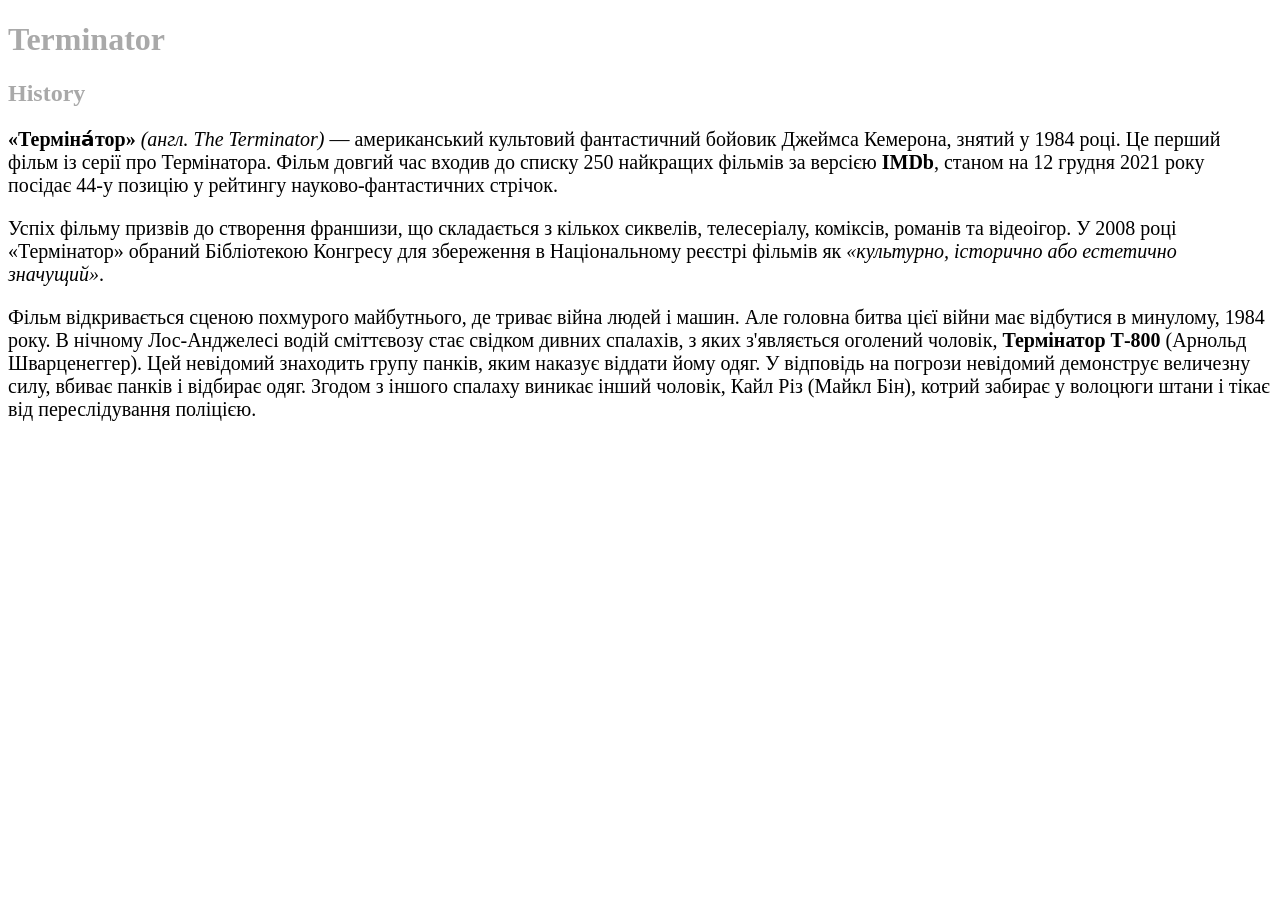
<file: HomeWork/hw_1/index.html>
<!DOCTYPE html>
<html lang="en">
<head>
    <meta charset="UTF-8">
    <title>Terminator</title>
    <link rel="stylesheet" href="index.css">
<body>
<h1>Terminator</h1>
<h2>History</h2>

    <p><b>«Терміна́тор»</b> <i>(англ. The Terminator)</i> — американський культовий фантастичний бойовик Джеймса Кемерона,
    знятий у 1984 році. Це перший фільм із серії про Термінатора. Фільм довгий час входив до списку 250
    найкращих фільмів за версією <b>IMDb</b>, станом на 12 грудня 2021 року посідає 44-у позицію у рейтингу
    науково-фантастичних стрічок.<p>

   <p> Успіх фільму призвів до створення франшизи, що складається з кількох сиквелів, телесеріалу, коміксів,
    романів та відеоігор. У 2008 році «Термінатор» обраний Бібліотекою Конгресу для збереження в
    Національному реєстрі фільмів як <i>«культурно, історично або естетично значущий»</i>.</p>

    <p>Фільм відкривається сценою похмурого майбутнього, де триває війна людей і машин. Але головна битва
    цієї війни має відбутися в минулому, 1984 року. В нічному Лос-Анджелесі водій сміттєвозу стає
    свідком дивних спалахів, з яких з'являється оголений чоловік, <b>Термінатор Т-800</b> (Арнольд Шварценеггер).
    Цей невідомий знаходить групу панків, яким наказує віддати йому одяг. У відповідь на погрози невідомий
    демонструє величезну силу, вбиває панків і відбирає одяг. Згодом з іншого спалаху виникає інший чоловік,
    Кайл Різ (Майкл Бін), котрий забирає у волоцюги штани і тікає від переслідування поліцією. <p>
</body>
</html>
</file>
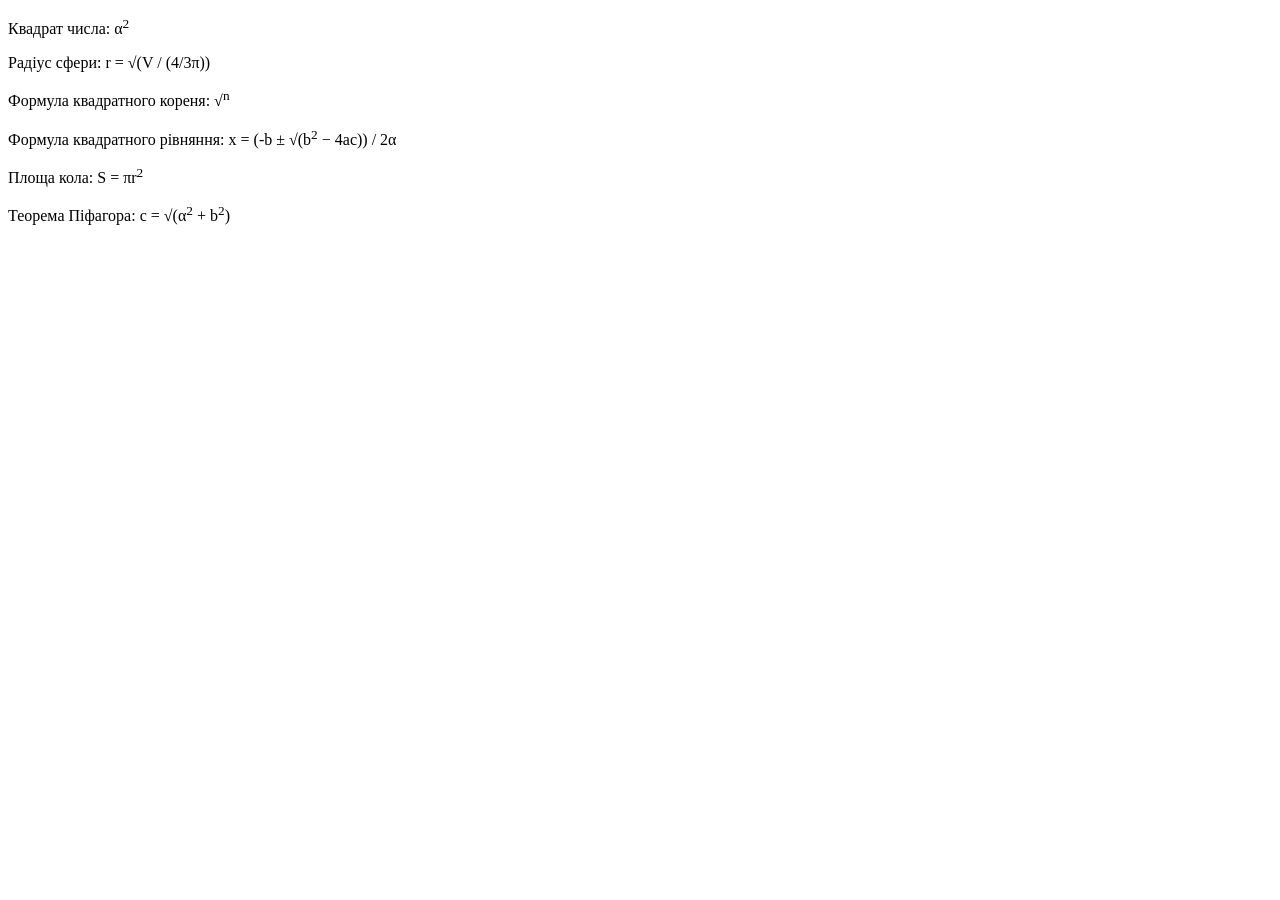
<file: HomeWork/hw_2/index.html>
<!DOCTYPE html>
<html lang="en">
<head>
    <meta charset="UTF-8">
    <title>HW_2</title>
</head>
<body>
<p> Квадрат числа: &#945;<sup>2</sup></p>

<p> Радіус сфери: r = &#8730;(V / (4/3π))</p>

<p> Формула квадратного кореня: √<sup>n</sup></p>

<p> Формула квадратного рівняння: x = (-b &#177; √(b<sup>2</sup> &#8722; 4ac)) / 2&#945;</p>

<p> Площа кола: S = πr<sup>2</sup></p>

<p> Теорема Піфагора: c = √(&#945;<sup>2</sup> + b<sup>2</sup>)</p>
</body>
</html>
</file>
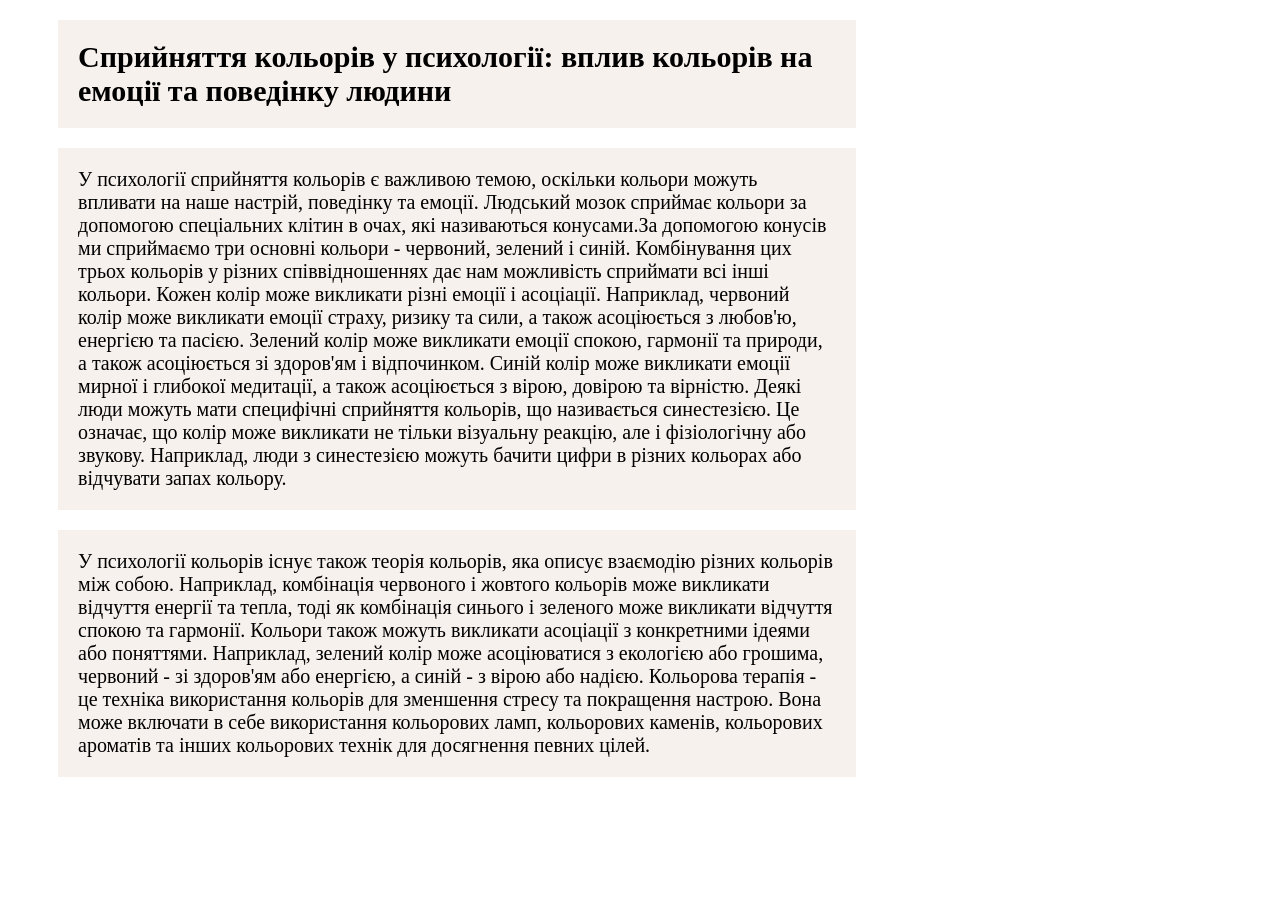
<file: HomeWork/hw_3/index.html>
<!DOCTYPE html>
<html lang="en">
<head>
    <meta charset="UTF-8">
    <title>HW_3</title>
  <link rel="stylesheet" href="index.css">
</head>
<body>
<h1>Сприйняття кольорів у психології: вплив кольорів на емоції та поведінку людини</h1>

  <p>У психології сприйняття кольорів є важливою темою, оскільки кольори можуть впливати на наше настрій,
  поведінку та емоції. Людський мозок сприймає кольори за допомогою спеціальних клітин в очах, які
  називаються конусами.За допомогою конусів ми сприймаємо три основні кольори - червоний, зелений і
  синій. Комбінування цих трьох кольорів у різних співвідношеннях дає нам можливість сприймати всі
    інші кольори. Кожен колір може викликати різні емоції і асоціації. Наприклад, червоний колір може
    викликати емоції страху, ризику та сили, а також асоціюється з любов'ю, енергією та пасією.
    Зелений колір може викликати емоції спокою, гармонії та природи, а також асоціюється зі здоров'ям
    і відпочинком. Синій колір може викликати емоції мирної і глибокої медитації, а також асоціюється
    з вірою, довірою та вірністю.

  Деякі люди можуть мати специфічні сприйняття кольорів, що називається синестезією. Це означає, що
  колір може викликати не тільки візуальну реакцію, але і фізіологічну або звукову. Наприклад, люди з
  синестезією можуть бачити цифри в різних кольорах або відчувати запах кольору.</p>

  <p>У психології кольорів існує також теорія кольорів, яка описує взаємодію різних кольорів між собою.
  Наприклад, комбінація червоного і жовтого кольорів може викликати відчуття енергії та тепла, тоді як
    комбінація синього і зеленого може викликати відчуття спокою та гармонії.
  Кольори також можуть викликати асоціації з конкретними ідеями або поняттями. Наприклад, зелений
  колір може асоціюватися з екологією або грошима, червоний - зі здоров'ям або енергією, а синій - з
    вірою або надією. Кольорова терапія - це техніка використання кольорів для зменшення стресу та
покращення настрою. Вона може включати в себе використання кольорових ламп, кольорових каменів,
кольорових ароматів та інших кольорових технік для досягнення певних цілей.</p>

</body>
</html>
</file>
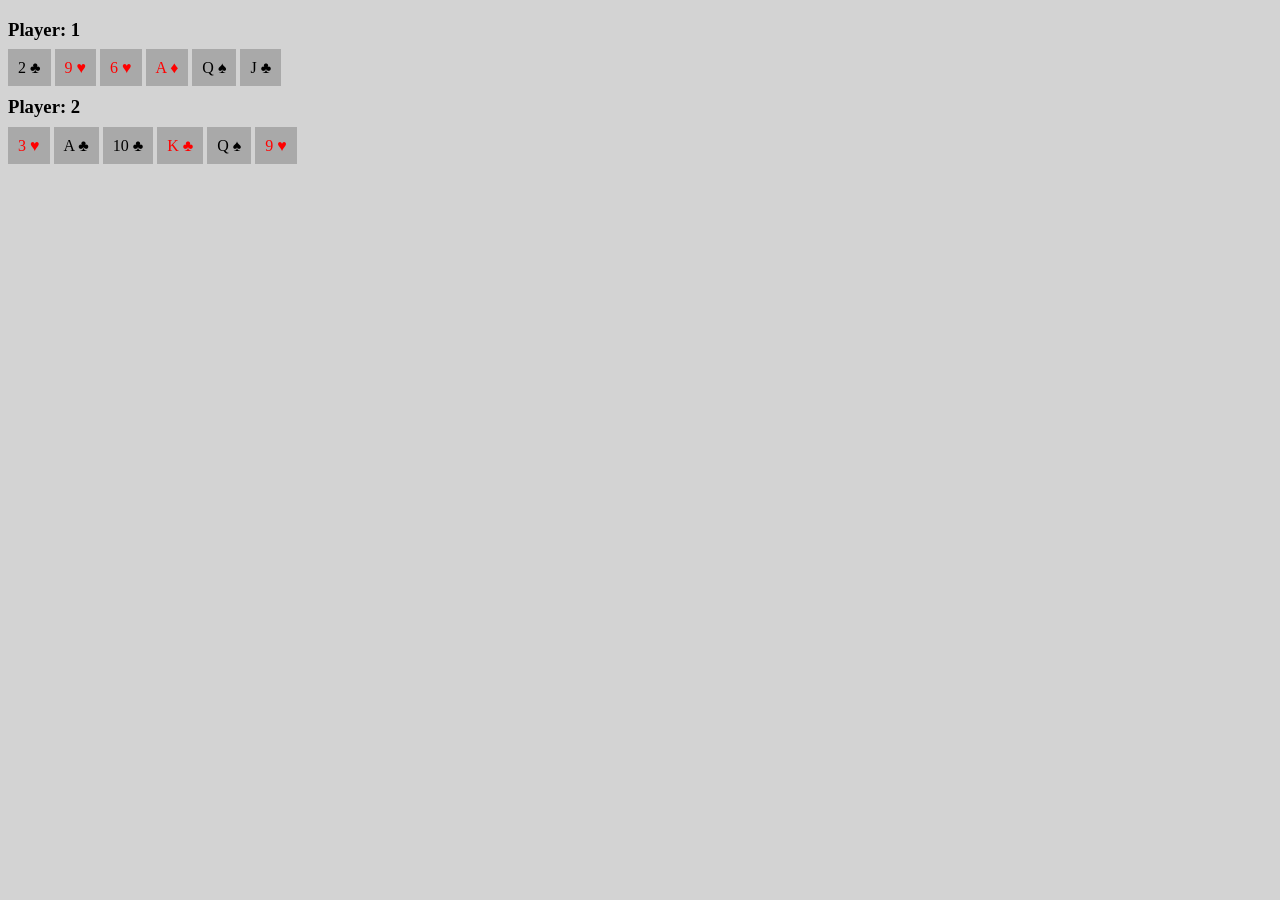
<file: HomeWork/hw_4/index.html>
<!DOCTYPE html>
<html lang="en">
<head>
    <meta charset="UTF-8">
    <title>HW_4</title>
  <link rel="stylesheet" href="index.css">
</head>
<body>
<h3>Player: 1</h3>
<span > 2 &clubs;</span>
<span style="color: red">9 &hearts;</span>
<span style="color: red"> 6 &hearts;</span>
<span style="color: red"> A &diams;</span>
<span> Q &spades;</span>
<span> J &clubs;</span>

<h3>Player: 2</h3>
<span style="color: red">3 &hearts;</span>
<span > A &clubs;</span>
<span > 10 &clubs;</span>
<span style="color: red"> K &clubs;</span>
<span> Q &spades;</span>
<span style="color: red">9 &hearts;</span>


</body>
</html>
</file>
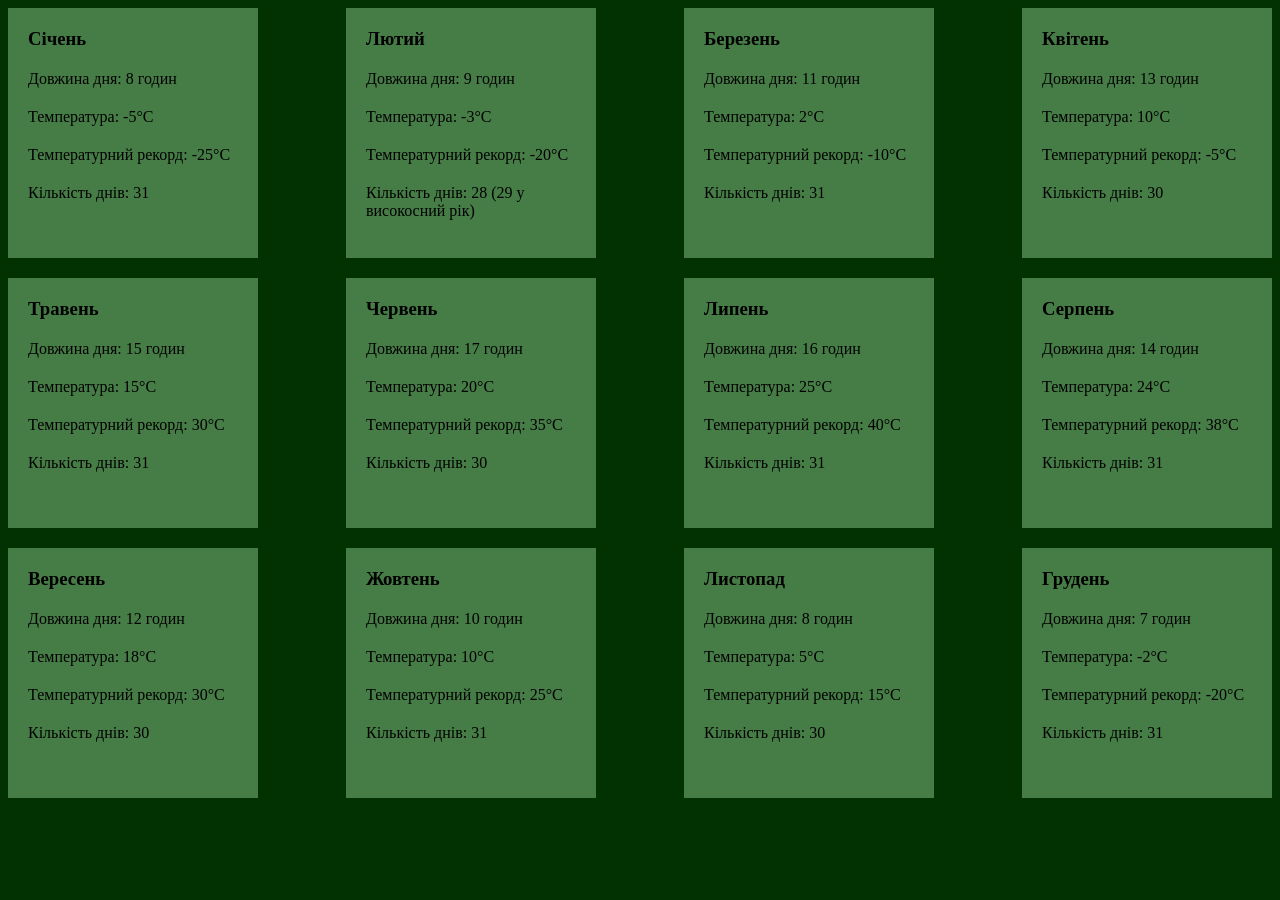
<file: HomeWork/task_3/index.html>
<!DOCTYPE html>
<html lang="en">
<head>
    <meta charset="UTF-8">
    <title>Title</title>
    <link rel="stylesheet" href="index.css">
</head>
<body>
<div class="info">
    <h3>Січень</h3>
    <p>Довжина дня: 8 годин</p>
    <p>Температура: -5°C</p>
    <p>Температурний рекорд: -25°C</p>
    <p>Кількість днів: 31</p>
</div>
<div class="info">
    <h3>Лютий</h3>
    <p>Довжина дня: 9 годин</p>
    <p>Температура: -3°C</p>
    <p>Температурний рекорд: -20°C</p>
    <p>Кількість днів: 28 (29 у високосний рік)</p>
</div>
<div class="info">
    <h3>Березень</h3>
    <p>Довжина дня: 11 годин</p>
    <p>Температура: 2°C</p>
    <p>Температурний рекорд: -10°C</p>
    <p>Кількість днів: 31</p>
</div>
<div class="info">
    <h3>Квітень</h3>
    <p>Довжина дня: 13 годин</p>
    <p>Температура: 10°C</p>
    <p>Температурний рекорд: -5°C</p>
    <p>Кількість днів: 30</p>
</div>
<div class="info">
    <h3>Травень</h3>
    <p>Довжина дня: 15 годин</p>
    <p>Температура: 15°C</p>
    <p>Температурний рекорд: 30°C</p>
    <p>Кількість днів: 31</p>
</div>
<div class="info">
    <h3>Червень</h3>
    <p>Довжина дня: 17 годин</p>
    <p>Температура: 20°C</p>
    <p>Температурний рекорд: 35°C</p>
    <p>Кількість днів: 30</p>
</div>
<div class="info">
    <h3>Липень</h3>
    <p>Довжина дня: 16 годин</p>
    <p>Температура: 25°C</p>
    <p>Температурний рекорд: 40°C</p>
    <p>Кількість днів: 31</p>
</div>
<div class="info">
    <h3>Серпень</h3>
    <p>Довжина дня: 14 годин</p>
    <p>Температура: 24°C</p>
    <p>Температурний рекорд: 38°C</p>
    <p>Кількість днів: 31</p>
</div>
<div class="info">
    <h3>Вересень</h3>
    <p>Довжина дня: 12 годин</p>
    <p>Температура: 18°C</p>
    <p>Температурний рекорд: 30°C</p>
    <p>Кількість днів: 30</p>
</div>
<div class="info">
    <h3>Жовтень</h3>
    <p>Довжина дня: 10 годин</p>
    <p>Температура: 10°C</p>
    <p>Температурний рекорд: 25°C</p>
    <p>Кількість днів: 31</p>
</div>
<div class="info">
    <h3>Листопад</h3>
    <p>Довжина дня: 8 годин</p>
    <p>Температура: 5°C</p>
    <p>Температурний рекорд: 15°C</p>
    <p>Кількість днів: 30</p>
</div>
<div class="info">
    <h3>Грудень</h3>
    <p>Довжина дня: 7 годин</p>
    <p>Температура: -2°C</p>
    <p>Температурний рекорд: -20°C</p>
    <p>Кількість днів: 31</p>
</div>
</body>
</html>
</file>
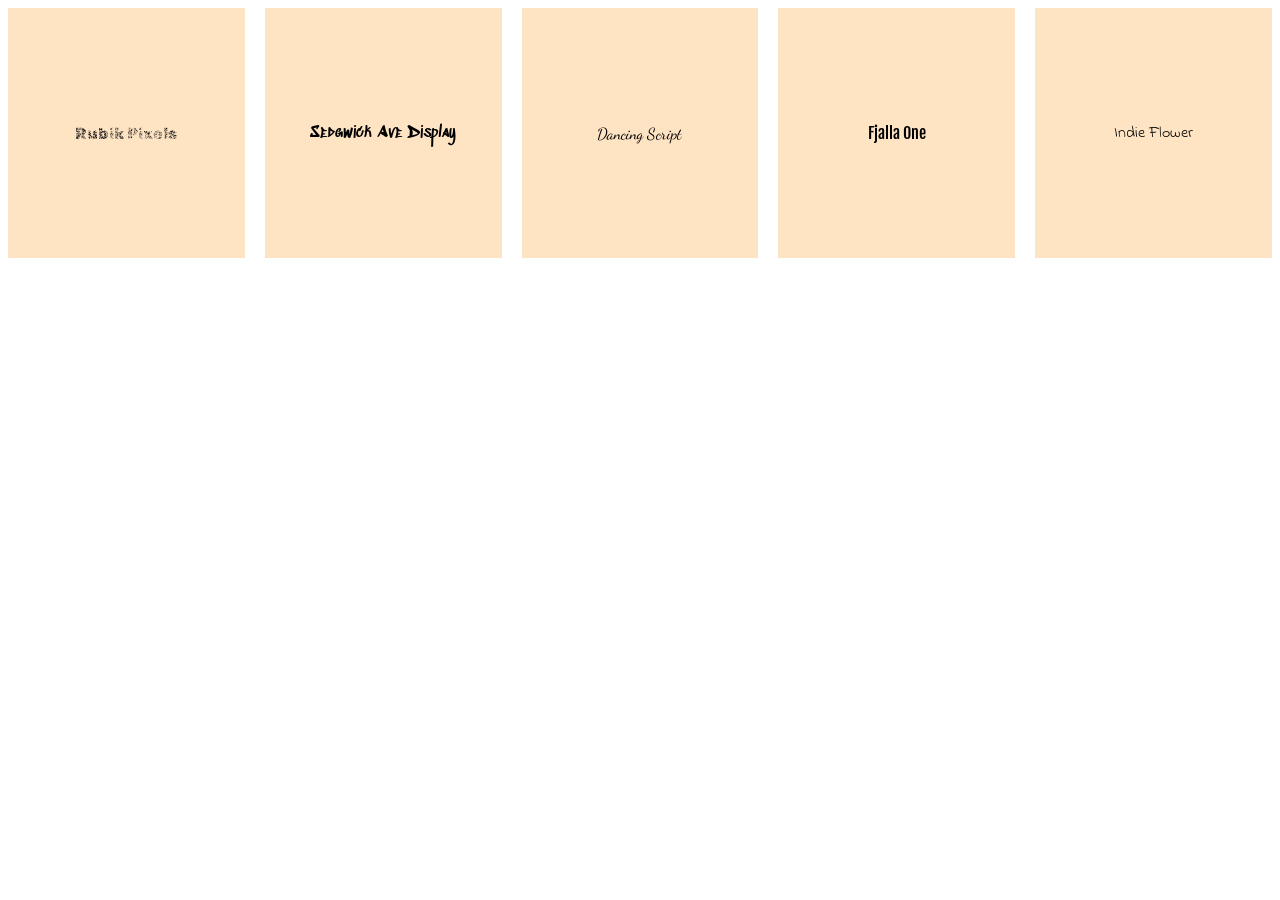
<file: HomeWork/task_4/index.html>
<!DOCTYPE html>
<html lang="en">
<head>
  <meta charset="UTF-8">
  <title>Title</title>
  <link rel="stylesheet" href="index.css">
</head>
<body>
<div class="text">
  <p>Rubik Pixels</p>
</div>
<div class="text">
  <p>Sedgwick Ave Display</p>
</div>
<div class="text">
  <p>Dancing Script</p>
</div>
<div class="text">
  <p>Fjalla One</p>
</div>
<div class="text">
  <p>Indie Flower</p>
</div>
</body>
</html>
</file>
<file: HomeWork/hw_1/index.css>
p{
    font-size: 20px;
}
h1, h2{
    color: darkgray;
}
</file>
<file: HomeWork/hw_3/index.css>
body{
    background-image: url("https://images.unsplash.com/photo-1502691876148-a84978e59af8?ixlib=rb-4.0.3&ixid=MnwxMjA3fDB8MHxwaG90by1wYWdlfHx8fGVufDB8fHx8&auto=format&fit=crop&w=2070&q=80");
    background-size: cover;
    background-attachment: fixed;
}
p, h1{
background-color: rgba(247, 240, 237, 0.9);
    width: 60%;
    margin-left: 50px;
    font-size: 20px;
    padding: 20px;
}
h1{
    font-size: 30px;
}
</file>
<file: HomeWork/hw_4/index.css>
body{
    background-color: lightgray;
}
span{
    background-color: darkgray;
    padding: 10px;
}
</file>
<file: HomeWork/task_3/index.css>
body{
    background-color: #023202;
    display: flex;
    align-items: center;
    justify-content: space-between;
    flex-wrap: wrap;
    gap: 20px;
}
.info{
    background-color: #467c46;
    width: 250px;
    height: 250px;

}
h3, p{
    margin: 20px;
}
.info:hover{
    transition: 2s;
    transform: scale(1.2);
}
</file>
<file: HomeWork/task_4/index.css>
@import url('https://fonts.googleapis.com/css2?family=Dancing+Script:wght@400..700&family=Fjalla+One&family=Indie+Flower&family=Rubik+Pixels&family=Sedgwick+Ave+Display&display=swap');
body{
    display: flex;
    align-items: center;
    justify-content: space-between;
    gap: 20px;
}
.text{
    display: flex;
    align-items: center;
    justify-content: center;
    background-color: bisque;
    width: 250px;
    height: 250px;
}
.text:nth-child(1){
    font-family: "Rubik Pixels";
}
.text:nth-child(2){
    font-family: "Sedgwick Ave Display";
}
.text:nth-child(3){
    font-family: "Dancing Script";
}
.text:nth-child(4){
    font-family: "Fjalla One";
}
.text:nth-child(5){
    font-family: "Indie Flower";
}
</file>
